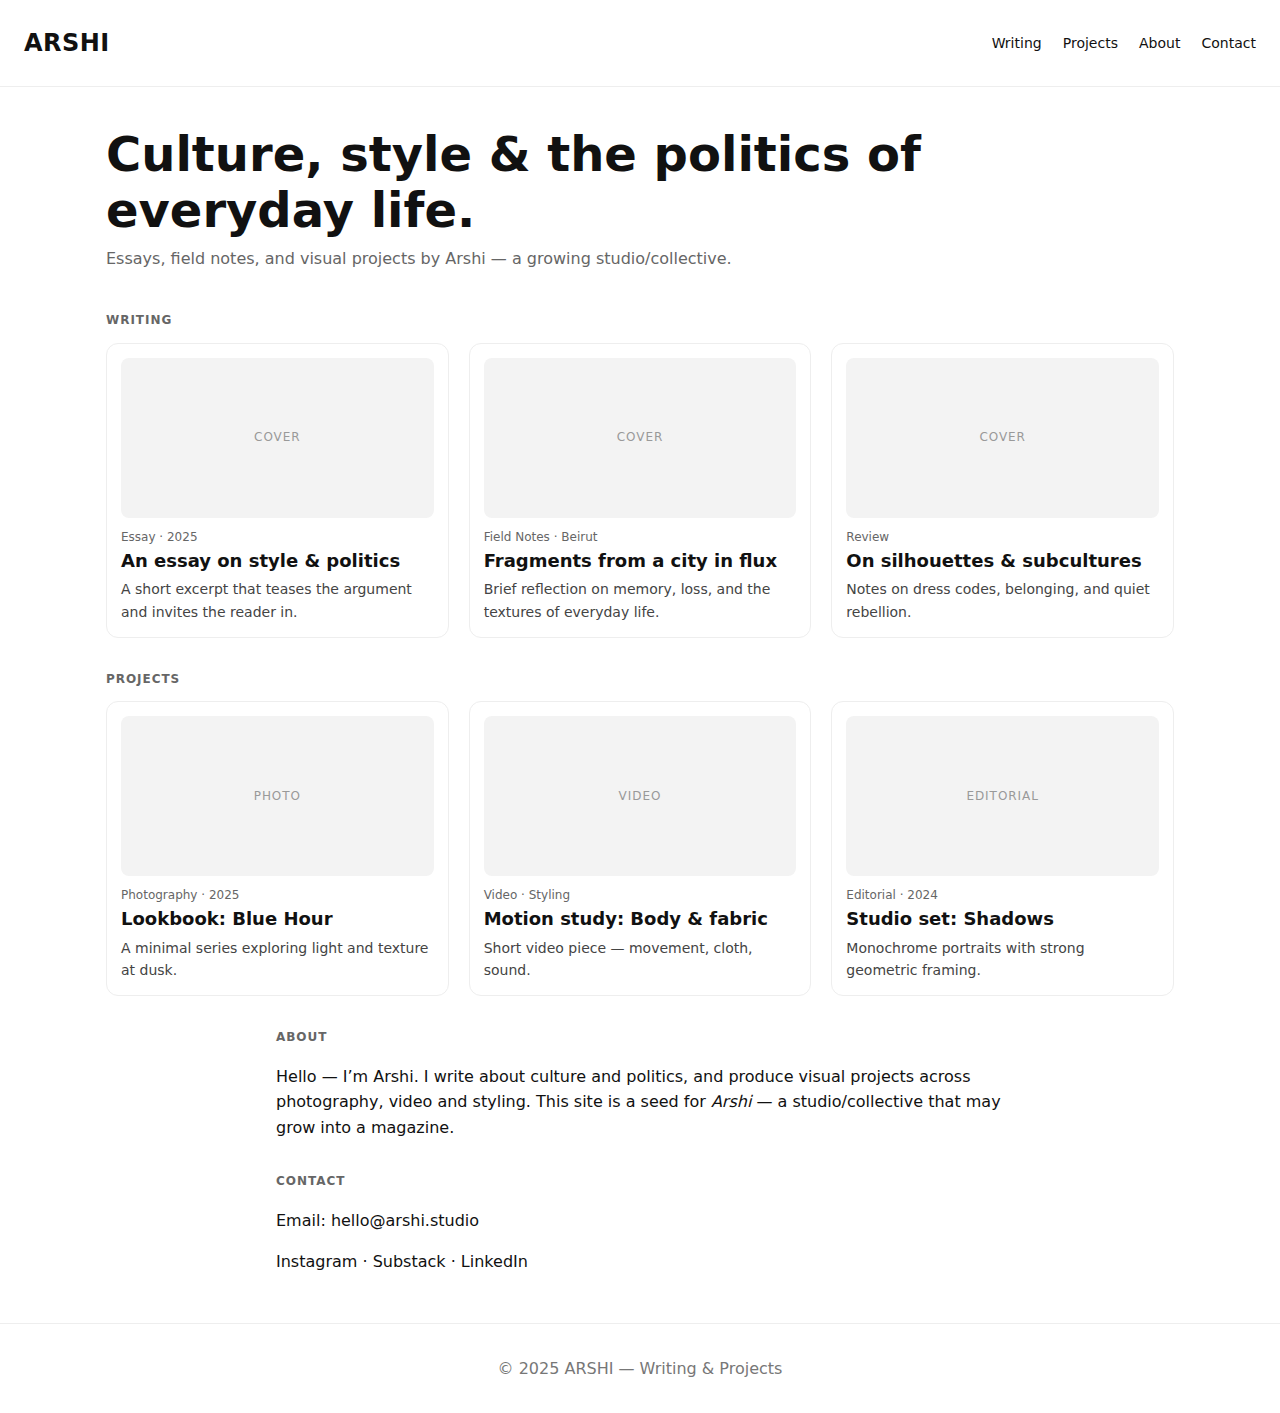
<file: arshi-studio-starter/index.html>
<!doctype html>
<html lang="en">
<head>
  <meta charset="utf-8" />
  <meta name="viewport" content="width=device-width, initial-scale=1" />
  <title>ARSHI — Writing & Projects</title>
  <meta name="description" content="Arshi — a platform for writing, photography, video, and styling projects." />
  <link rel="stylesheet" href="styles.css" />
</head>
<body>
  <header class="masthead">
    <div class="brand">ARSHI</div>
    <nav aria-label="Primary">
      <a href="#writing">Writing</a>
      <a href="#projects">Projects</a>
      <a href="#about">About</a>
      <a href="#contact">Contact</a>
    </nav>
  </header>

  <main>
    <section class="hero">
      <div class="hero-copy">
        <h1>Culture, style & the politics of everyday life.</h1>
        <p>Essays, field notes, and visual projects by Arshi — a growing studio/collective.</p>
      </div>
    </section>

    <section id="writing" class="section">
      <h2 class="kicker">Writing</h2>
      <div class="grid">
        <article class="card">
          <a class="card-img" href="#">
            <div class="img-placeholder">Cover</div>
          </a>
          <div class="card-meta">Essay · 2025</div>
          <h3 class="card-title"><a href="#">An essay on style & politics</a></h3>
          <p class="card-excerpt">A short excerpt that teases the argument and invites the reader in.</p>
        </article>
        <article class="card">
          <a class="card-img" href="#">
            <div class="img-placeholder">Cover</div>
          </a>
          <div class="card-meta">Field Notes · Beirut</div>
          <h3 class="card-title"><a href="#">Fragments from a city in flux</a></h3>
          <p class="card-excerpt">Brief reflection on memory, loss, and the textures of everyday life.</p>
        </article>
        <article class="card">
          <a class="card-img" href="#">
            <div class="img-placeholder">Cover</div>
          </a>
          <div class="card-meta">Review</div>
          <h3 class="card-title"><a href="#">On silhouettes & subcultures</a></h3>
          <p class="card-excerpt">Notes on dress codes, belonging, and quiet rebellion.</p>
        </article>
      </div>
    </section>

    <section id="projects" class="section">
      <h2 class="kicker">Projects</h2>
      <div class="grid">
        <article class="card">
          <a class="card-img" href="#">
            <div class="img-placeholder">Photo</div>
          </a>
          <div class="card-meta">Photography · 2025</div>
          <h3 class="card-title"><a href="#">Lookbook: Blue Hour</a></h3>
          <p class="card-excerpt">A minimal series exploring light and texture at dusk.</p>
        </article>
        <article class="card">
          <a class="card-img" href="#">
            <div class="img-placeholder">Video</div>
          </a>
          <div class="card-meta">Video · Styling</div>
          <h3 class="card-title"><a href="#">Motion study: Body & fabric</a></h3>
          <p class="card-excerpt">Short video piece — movement, cloth, sound.</p>
        </article>
        <article class="card">
          <a class="card-img" href="#">
            <div class="img-placeholder">Editorial</div>
          </a>
          <div class="card-meta">Editorial · 2024</div>
          <h3 class="card-title"><a href="#">Studio set: Shadows</a></h3>
          <p class="card-excerpt">Monochrome portraits with strong geometric framing.</p>
        </article>
      </div>
    </section>

    <section id="about" class="section narrow">
      <h2 class="kicker">About</h2>
      <p>Hello — I’m Arshi. I write about culture and politics, and produce visual projects across photography, video and styling. This site is a seed for <em>Arshi</em> — a studio/collective that may grow into a magazine.</p>
    </section>

    <section id="contact" class="section narrow">
      <h2 class="kicker">Contact</h2>
      <p>Email: <a href="mailto:hello@arshi.studio">hello@arshi.studio</a></p>
      <p>Instagram · Substack · LinkedIn</p>
    </section>
  </main>

  <footer class="site-footer">
    © 2025 ARSHI — Writing & Projects
  </footer>
</body>
</html>
</file>
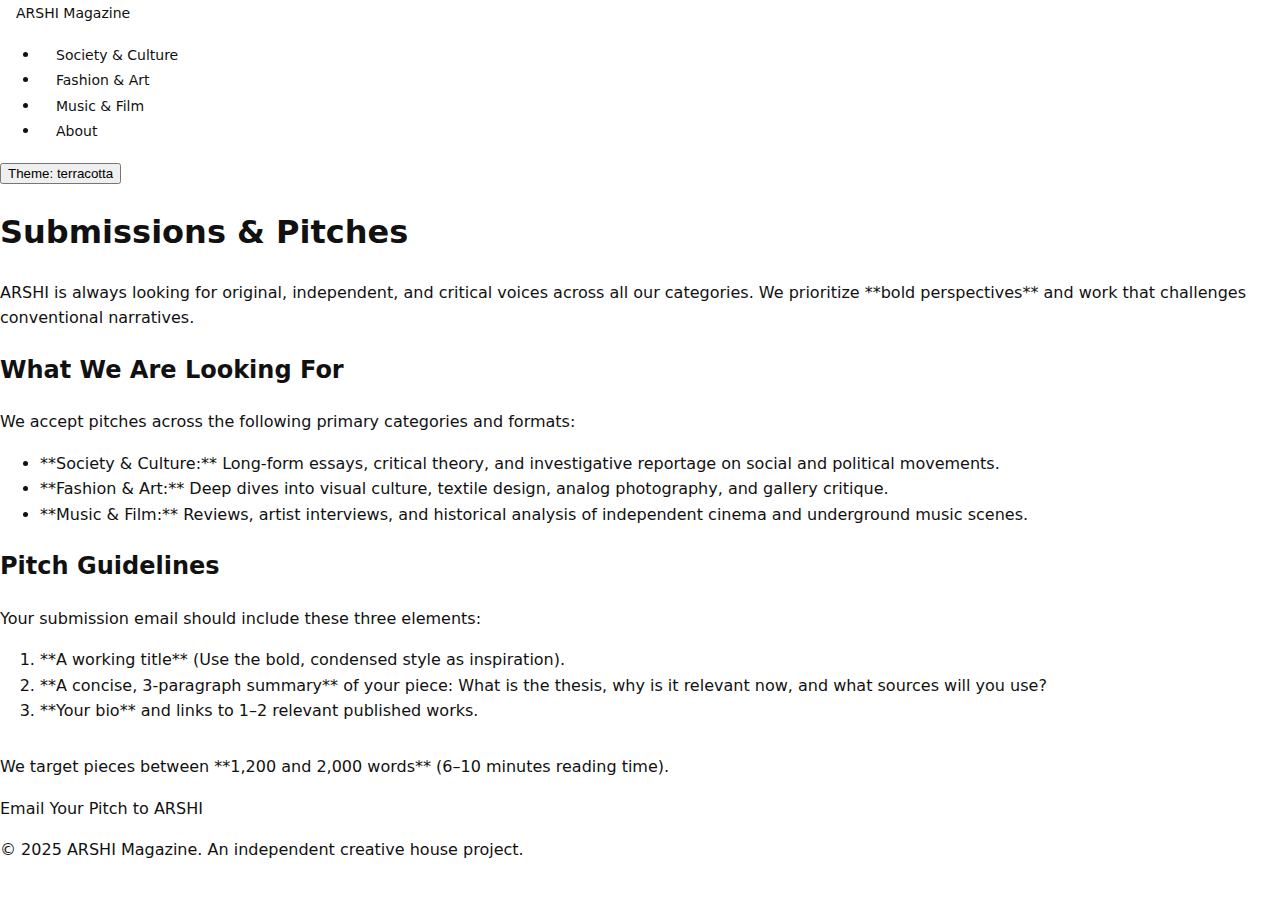
<file: submit.html>
<!DOCTYPE html>
<html lang="en">
<head>
    <meta charset="UTF-8">
    <meta name="viewport" content="width=device-width, initial-scale=1.0">
    <title>Submit to ARSHI Magazine</title>
    <link rel="stylesheet" href="styles.css"> 
    <link rel="stylesheet" href="magazine-styles.css"> 
</head>
<body>

    <header>
        <nav>
            <div class="logo"><a href="index.html">ARSHI Magazine</a></div> 
            <ul>
                <li><a href="index.html#culture">Society & Culture</a></li>
                <li><a href="index.html#fashion">Fashion & Art</a></li>
                <li><a href="index.html#music">Music & Film</a></li>
                <li><a href="about.html">About</a></li>
            </ul>
            <button id="theme-switcher">Theme: Terracotta</button>
        </nav>
    </header>

    <main class="magazine-layout">
        
        <section id="submit-content" class="text-focused">
            
            <h1>Submissions & Pitches</h1>
            
            <div class="body-text">
                <p class="lead-paragraph">
                    ARSHI is always looking for original, independent, and critical voices across all our categories. We prioritize **bold perspectives** and work that challenges conventional narratives.
                </p>

                <h2>What We Are Looking For</h2>
                
                <p>We accept pitches across the following primary categories and formats:</p>

                <ul>
                    <li>**Society & Culture:** Long-form essays, critical theory, and investigative reportage on social and political movements.</li>
                    <li>**Fashion & Art:** Deep dives into visual culture, textile design, analog photography, and gallery critique.</li>
                    <li>**Music & Film:** Reviews, artist interviews, and historical analysis of independent cinema and underground music scenes.</li>
                </ul>
                
                <h2>Pitch Guidelines</h2>
                <p>Your submission email should include these three elements:</p>

                <ol>
                    <li>**A working title** (Use the bold, condensed style as inspiration).</li>
                    <li>**A concise, 3-paragraph summary** of your piece: What is the thesis, why is it relevant now, and what sources will you use?</li>
                    <li>**Your bio** and links to 1–2 relevant published works.</li>
                </ol>

                <p style="margin-top: 30px;">
                    We target pieces between **1,200 and 2,000 words** (6–10 minutes reading time).
                </p>

                <p>
                    <a href="mailto:pitches@arshi.studio" class="cta-button">Email Your Pitch to ARSHI</a>
                </p>
            </div>

        </section>

    </main>

    <footer>
        <p>&copy; 2025 ARSHI Magazine. An independent creative house project.</p>
    </footer>

    <script src="theme-switcher.js" defer></script>
</body>
</html>
</file>
<file: arshi-studio-starter/styles.css>
/* Minimal editorial styles */
:root{
  --max: 1100px;
  --gap: 20px;
  --accent: #0b64ff;
  --ink: #111;
  --muted: #666;
  --bg: #fff;
}
*{box-sizing:border-box}
body{margin:0;font-family: ui-sans-serif, system-ui, -apple-system, Segoe UI, Roboto, Helvetica, Arial; color:var(--ink); background:var(--bg); line-height:1.6}
a{color:var(--ink); text-decoration:none}
a:hover{color:var(--accent)}
.masthead{display:flex; align-items:center; justify-content:space-between; padding:24px; border-bottom:1px solid #eee; position:sticky; top:0; background:#fff; z-index:10}
.brand{font-weight:800; letter-spacing:0.02em; font-size:22px}
nav a{margin-left:16px; font-size:14px}
.hero{max-width:var(--max); margin:40px auto; padding:0 16px}
.hero-copy h1{font-size:36px; line-height:1.15; margin:0 0 8px}
.hero-copy p{color:var(--muted); margin:0}
.section{max-width:var(--max); margin:32px auto; padding:0 16px}
.narrow{max-width:760px}
.kicker{text-transform:uppercase; letter-spacing:.08em; font-size:12px; color:var(--muted); margin:0 0 12px}
.grid{display:grid; grid-template-columns: repeat(auto-fit, minmax(260px, 1fr)); gap:var(--gap)}
.card{border:1px solid #eee; border-radius:12px; overflow:hidden; background:#fff; padding:14px}
.card-img{display:block; border-radius:8px; overflow:hidden}
.img-placeholder{height:160px; background:#f3f3f3; color:#999; display:flex; align-items:center; justify-content:center; font-size:12px; letter-spacing:.08em; text-transform:uppercase}
.card-meta{color:var(--muted); font-size:12px; margin:10px 0 2px}
.card-title{font-size:18px; line-height:1.3; margin:0 0 6px}
.card-excerpt{color:#444; font-size:14px; margin:0}
.site-footer{text-align:center; color:#777; padding:32px 16px; border-top:1px solid #eee; margin-top:48px}
@media (min-width: 900px){
  .hero-copy h1{font-size:48px}
  .brand{font-size:24px}
}
</file>
<file: styles.css>
/* Minimal editorial styles */
:root{
  --max: 1100px;
  --gap: 20px;
  --accent: #0b64ff;
  --ink: #111;
  --muted: #666;
  --bg: #fff;
}
*{box-sizing:border-box}
body{margin:0;font-family: ui-sans-serif, system-ui, -apple-system, Segoe UI, Roboto, Helvetica, Arial; color:var(--ink); background:var(--bg); line-height:1.6}
a{color:var(--ink); text-decoration:none}
a:hover{color:var(--accent)}
.masthead{display:flex; align-items:center; justify-content:space-between; padding:24px; border-bottom:1px solid #eee; position:sticky; top:0; background:#fff; z-index:10}
.brand{font-weight:800; letter-spacing:0.02em; font-size:22px}
nav a{margin-left:16px; font-size:14px}
.hero{max-width:var(--max); margin:40px auto; padding:0 16px}
.hero-copy h1{font-size:36px; line-height:1.15; margin:0 0 8px}
.hero-copy p{color:var(--muted); margin:0}
.section{max-width:var(--max); margin:32px auto; padding:0 16px}
.narrow{max-width:760px}
.kicker{text-transform:uppercase; letter-spacing:.08em; font-size:12px; color:var(--muted); margin:0 0 12px}
.grid{display:grid; grid-template-columns: repeat(auto-fit, minmax(260px, 1fr)); gap:var(--gap)}
.card{border:1px solid #eee; border-radius:12px; overflow:hidden; background:#fff; padding:14px}
.card-img{display:block; border-radius:8px; overflow:hidden}
.img-placeholder{height:160px; background:#f3f3f3; color:#999; display:flex; align-items:center; justify-content:center; font-size:12px; letter-spacing:.08em; text-transform:uppercase}
.card-meta{color:var(--muted); font-size:12px; margin:10px 0 2px}
.card-title{font-size:18px; line-height:1.3; margin:0 0 6px}
.card-excerpt{color:#444; font-size:14px; margin:0}
.site-footer{text-align:center; color:#777; padding:32px 16px; border-top:1px solid #eee; margin-top:48px}
@media (min-width: 900px){
  .hero-copy h1{font-size:48px}
  .brand{font-size:24px}
}
</file>
<file: magazine-styles.css>
/* magazine-styles.css - ARSHI Magazine Editorial Overrides */

/* --- General Magazine Overrides --- */

/* Ensures the magazine content is wider than the main site */
.magazine-layout {
    max-width: 1400px; 
    margin: 0 auto; 
    padding: 0;
}

/* --- Featured Story (Hero) --- */
#featured-story {
    padding: 0; /* Remove default padding for a full-bleed look */
    border-bottom: none;
    margin-bottom: 40px;
}

#featured-story a {
    display: block;
    color: var(--color-primary); /* Dark Navy from styles.css */
}

/* Image container for the hero */
.feature-image {
    height: 50vh; /* Takes up half the screen height (50% of viewport height) */
    width: 100%;
    background-color: var(--color-light); /* Placeholder color */
    background-size: cover;
    background-position: center;
    margin-bottom: 20px;
}

#featured-story h1 {
    font-size: 3rem; /* Large, editorial headline */
    font-weight: 700;
    margin: 0 5%; /* Indent text slightly from the edge */
    padding-bottom: 10px;
    border-bottom: 1px solid var(--color-light);
}

.section-tag {
    font-family: var(--font-sans);
    text-transform: uppercase;
    font-weight: bold;
    font-size: 0.8rem;
    color: #888;
    margin: 0 5% 5px;
}

.byline {
    font-style: italic;
    font-size: 0.9rem;
    color: #666;
    margin: 10px 5% 0;
}


/* --- Article Grid (Newest Stories) --- */
#newest-content {
    padding: 40px 5%; /* Padding around the grid */
    border-bottom: 1px solid #ddd;
}

.article-grid {
    display: grid;
    /* This creates a responsive 3-column layout */
    grid-template-columns: 1fr 1fr 1fr; 
    gap: 30px;
    margin-bottom: 40px;
}

.grid-item a {
    display: block;
    color: var(--color-primary);
}

.article-image {
    height: 300px;
    width: 100%;
    background-color: var(--color-light);
    background-size: cover;
    background-position: center;
    margin-bottom: 10px;
}

/* Modifier to make one item taller for asymmetric look (like Dazed/i-D) */
.grid-item.tall .article-image {
    height: 400px; 
}

.grid-item h2 {
    font-size: 1.5rem;
    font-weight: normal;
    margin-top: 5px;
}

/* --- Category Focus --- */
#category-focus {
    text-align: center;
}

#category-focus h2 {
    font-size: 2rem;
    margin-bottom: 30px;
}

.category-cards {
    display: flex;
    justify-content: center;
    gap: 20px;
}

.cat-card {
    border: 1px solid var(--color-primary);
    padding: 10px 20px;
    font-weight: bold;
    text-transform: uppercase;
    transition: background-color 0.3s, color 0.3s;
}

.cat-card:hover {
    background-color: var(--color-primary);
    color: white;
}

/* --- Responsive adjustments for magazine page --- */
@media (max-width: 900px) {
    .article-grid {
        /* On medium screens, switch to 2 columns */
        grid-template-columns: 1fr 1fr;
    }
    .grid-item.tall .article-image {
        height: 300px; /* Normalize the height on 2 columns */
    }
    #featured-story h1 {
        font-size: 2rem;
    }
    .category-cards {
        flex-direction: column;
        align-items: center;
    }
}
@media (max-width: 600px) {
    .article-grid {
        /* On smallest screens, switch to 1 column */
        grid-template-columns: 1fr;
    }
}
</file>
